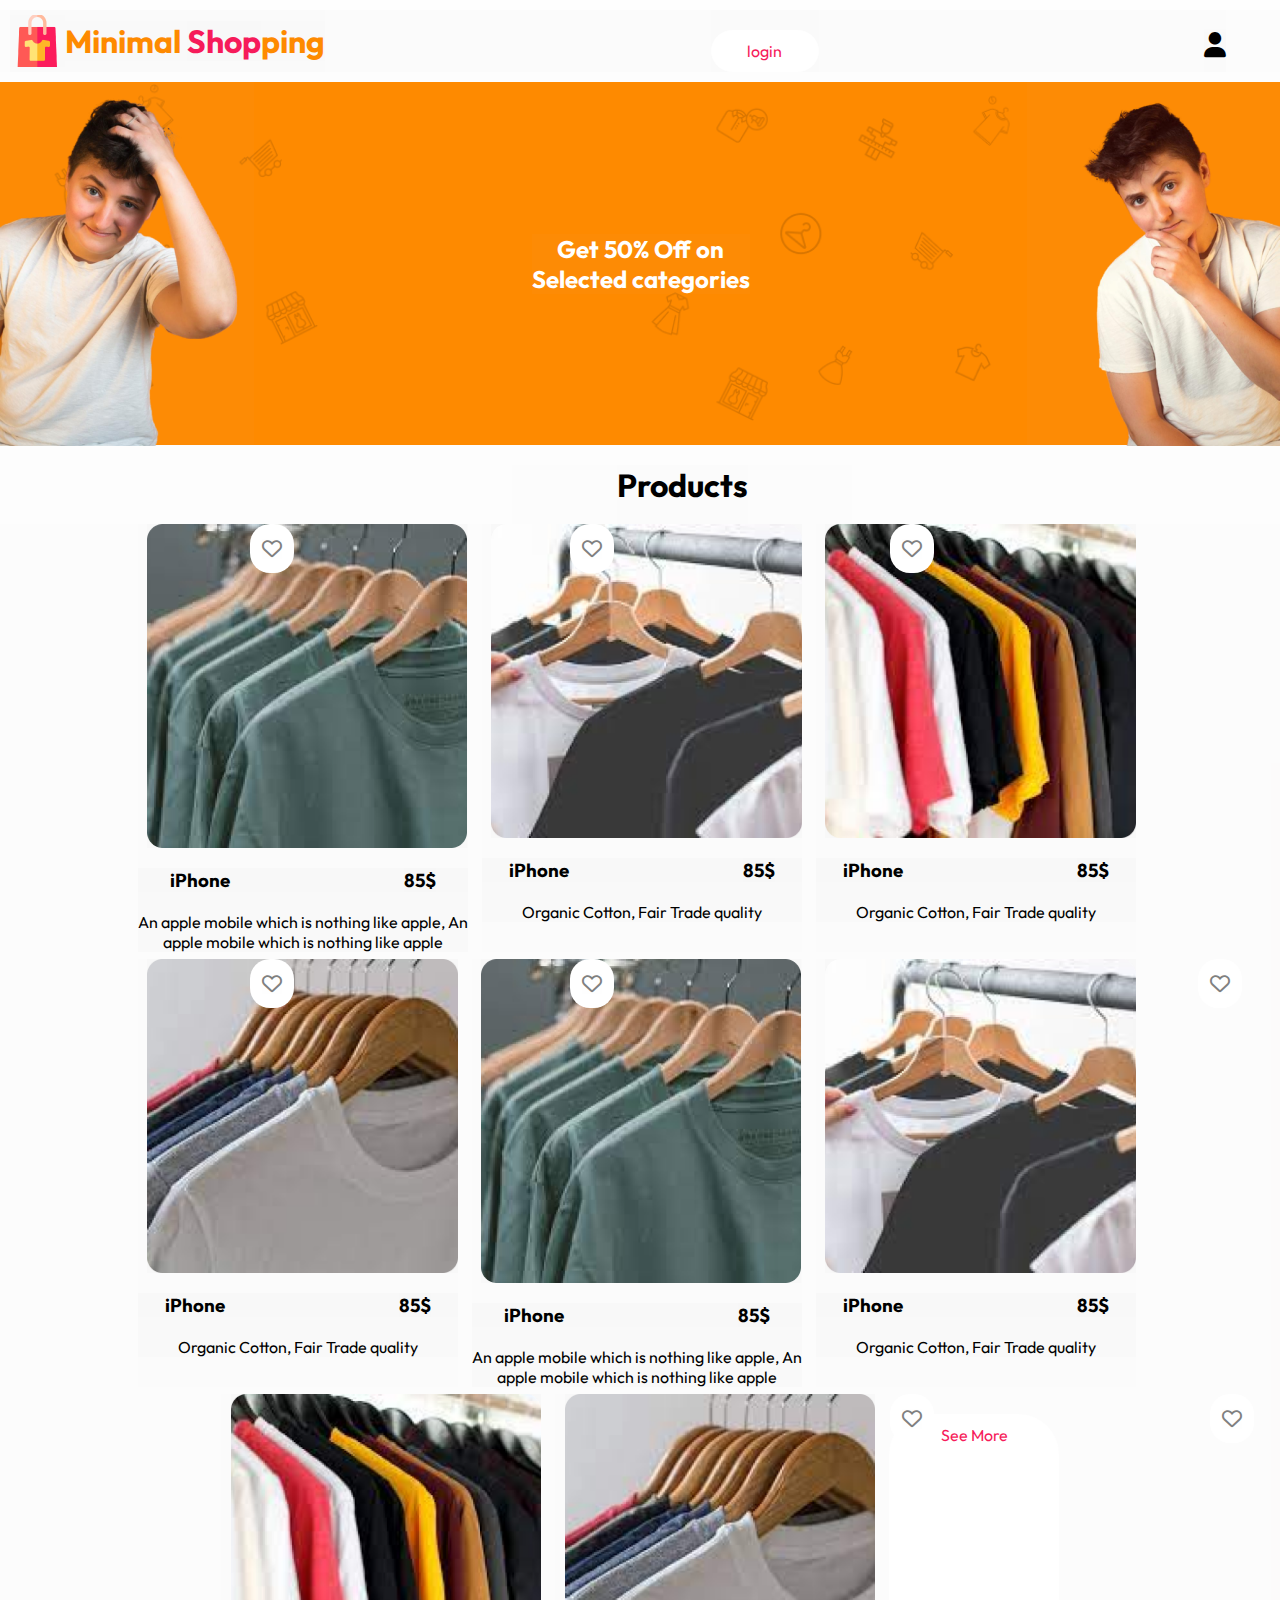
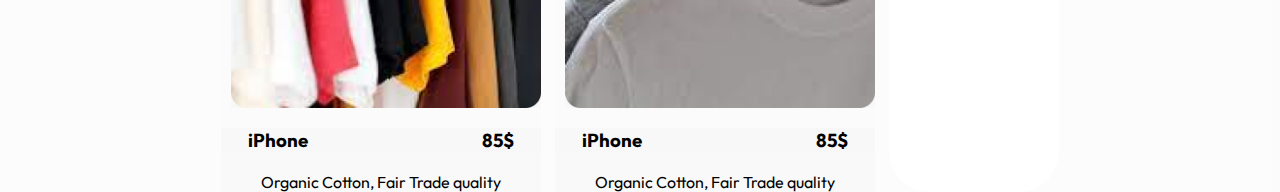
<file: index.html>
<!DOCTYPE html>
<html lang="en">
<head>
    <meta charset="UTF-8">
    <meta http-equiv="X-UA-Compatible" content="IE=edge">
    <meta name="viewport" content="width=device-width, initial-scale=1.0">
    <title>Minimal Shopping</title>
    <link rel="stylesheet" href="css/all.min.css">
    <link rel="stylesheet" href="css/master.css">
    <link rel="preconnect" href="https://fonts.googleapis.com">
<link rel="preconnect" href="https://fonts.gstatic.com" crossorigin>
<link href="https://fonts.googleapis.com/css2?family=Outfit:wght@300&display=swap" rel="stylesheet">

</head>
<body>
    <header>
        <div class="navbar-header">
            <div class="navbar-header-fa">
            <img src="css/logo.png" alt="">
        <h1 class="navbar-h1">Minimal <span class="shop">Shop</span>ping</h1>
            </div>
        <div>      
            <button class="see"onclick="window.location.href='form.html';" >login</button>
        </div>
        <div class="user">
            <i class="fa-solid fa-user"></i>
            
    </div>
    </div>
    </header>
    <div class="cont">
    <img src="css/image 2.png" alt="">
    <h2 class="ONE">Get 50%  Off on <br>
            Selected categories</h2>
            
        <img src="css/image 1.png" alt="">
    </div><br>
    <div class="Products">
        <h1>Products</h1>
    </div>
    <div class="container">
        <div class="box">
            <div class="hart">
                <a href="index3.html"><img src="css/Rectangle 4.png" alt=""></a>
                <button  class="love"><i class="far fa-heart"></i></button>
            </div><br>
            <div class="content">
                <div class="gana"><h3>iPhone  <sPan>85$</sPan></h3><br></div>
                <p>An apple mobile which is nothing like apple, An <br> apple mobile which is nothing like apple</p>
            </div>
        </div><br>
        <div class="box">
            <div class="hart2">
                <a href="index4.html"><img src="css/Rectangle 5.png" alt=""></a>
                <button  class="love2"><i class="far fa-heart"></i></button>
            </div><br>
            <div class="content">
                <div class="gana"><h3>iPhone  <sPan>85$</sPan></h3><br></div>
                <p>Organic Cotton, Fair Trade quality</p>
            </div>
        </div><br>
        <div class="box">
            <div class="hart3">
                <a href="index7.html"><img src="css/Rectangle 6.png" alt=""></a>
                <button  class="love3"><i class="far fa-heart"></i></button>
            </div><br>
            <div class="content">
                <div class="gana"><h3>iPhone  <sPan>85$</sPan></h3><br></div>
                <p>Organic Cotton, Fair Trade quality</p>
            </div>
        </div><br>
        <div class="box">
            <div class="hart4">
                <a href="index6.html"><img src="css/Rectangle 7.png" alt=""></a>
                <button  class="love4"><i class="far fa-heart"></i></button>
            </div><br>
            <div class="content">
                <div class="gana"><h3>iPhone  <sPan>85$</sPan></h3><br></div>
                <p>Organic Cotton, Fair Trade quality</p>
                
            </div>
        </div><br>
        <div class="box">
            <div class="hart5">
                <a href="index3.html"><img src="css/Rectangle 4.png" alt=""></a>
                 <button  class="love5"><i class="far fa-heart"></i></button>
            </div><br>
            <div class="content">
                <div class="gana"><h3>iPhone  <sPan>85$</sPan></h3><br></div>
                <p>An apple mobile which is nothing like apple, An <br> apple mobile which is nothing like apple</p>
               
            </div>
        </div><br>
        <div class="box">
            <div class="hart6">
                <a href="index4.html"><img src="css/Rectangle 5.png" alt=""></a>
                 <button  class="love6"><i class="far fa-heart"></i></button>
            </div><br>
            <div class="content">
                <div class="gana"><h3>iPhone  <sPan>85$</sPan></h3><br></div>
                <p>Organic Cotton, Fair Trade quality</p>
               
            </div>
        </div><br>
        <div class="box">
            <div class="hart7">
                <a href="index7.html"><img src="css/Rectangle 6.png" alt=""></a>
                 <button  class="love7"><i class="far fa-heart"></i></button>
            </div><br>
            <div class="content">
                <div class="gana"><h3>iPhone  <sPan>85$</sPan></h3><br></div>
                <p>Organic Cotton, Fair Trade quality</p>
            
            </div>
        </div><br>
        <div class="box">
            <div class="hart8">
                <a href="index6.html"><img src="css/Rectangle 7.png" alt=""></a>
                <button  class="love8"><i class="far fa-heart"></i></button>
            </div><br>
            <div class="content">
                <div class="gana"><h3>iPhone  <sPan>85$</sPan></h3><br></div>
                <p>Organic Cotton, Fair Trade quality</p>
                
            </div>
        </div><br>
        <a class="see" href="SeeMore.html">See More</a>
    </div>

    <script>
        var x = document.querySelectorAll(".love");

x.forEach(e => {
 e.addEventListener("click", ()=> {
  e.classList.toggle("active") 
 })
});
    </script>
    <script>
        var x = document.querySelectorAll(".love2");

x.forEach(e => {
 e.addEventListener("click", ()=> {
  e.classList.toggle("active") 
 })
});
    </script>
        <script>
            var x = document.querySelectorAll(".love3");
    
    x.forEach(e => {
     e.addEventListener("click", ()=> {
      e.classList.toggle("active") 
     })
    });
        </script>
          <script>
            var x = document.querySelectorAll(".love4");
    
    x.forEach(e => {
     e.addEventListener("click", ()=> {
      e.classList.toggle("active") 
     })
    });
        </script>
           <script>
            var x = document.querySelectorAll(".love5");
    
    x.forEach(e => {
     e.addEventListener("click", ()=> {
      e.classList.toggle("active") 
     })
    });
        </script>
          <script>
            var x = document.querySelectorAll(".love6");
    
    x.forEach(e => {
     e.addEventListener("click", ()=> {
      e.classList.toggle("active") 
     })
    });
        </script>
              <script>
                var x = document.querySelectorAll(".love7");
        
        x.forEach(e => {
         e.addEventListener("click", ()=> {
          e.classList.toggle("active") 
         })
        });
            </script>
              <script>
                var x = document.querySelectorAll(".love8");
        
        x.forEach(e => {
         e.addEventListener("click", ()=> {
          e.classList.toggle("active") 
         })
        });

            </script>

</body>
</html>
</file>
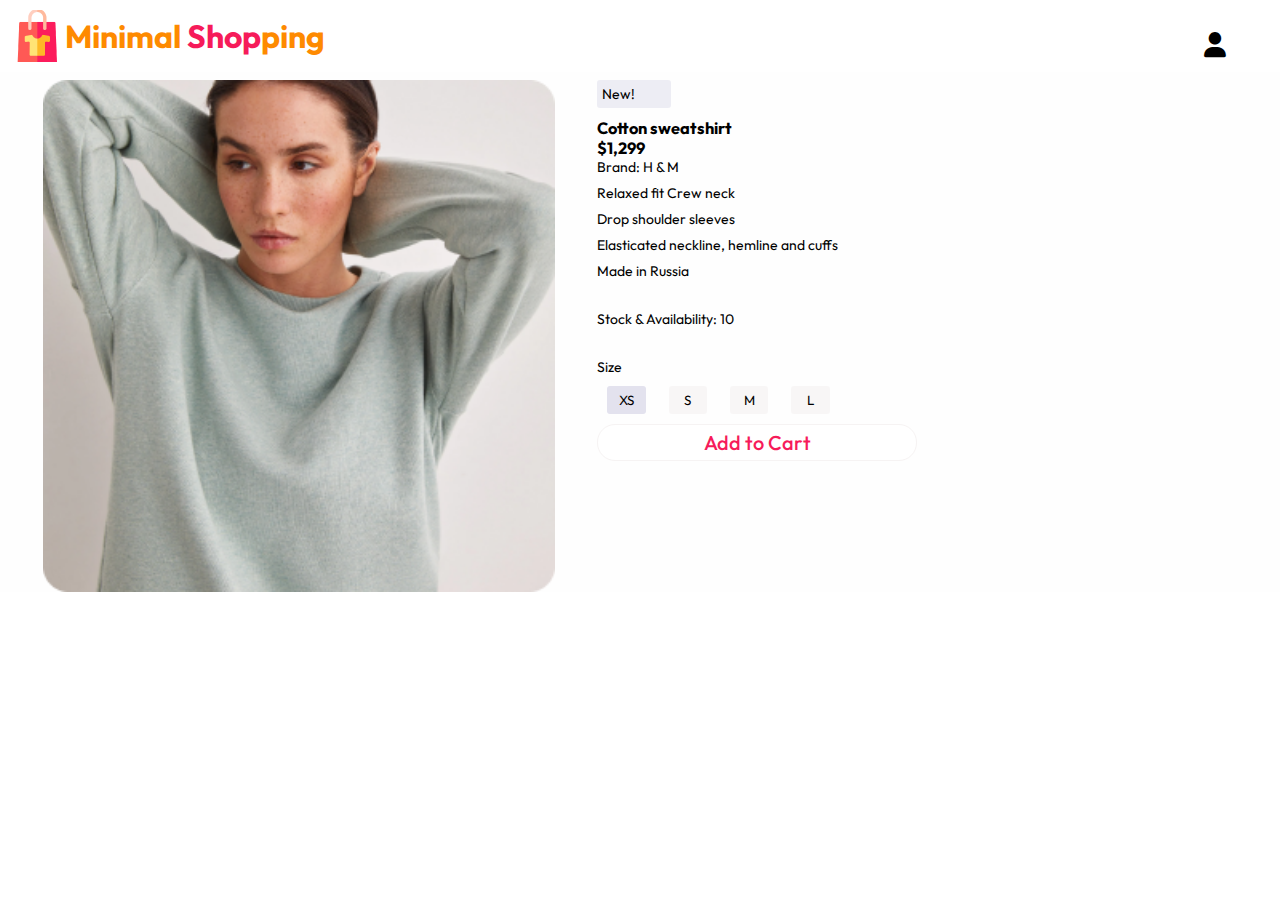
<file: index2.html>
<!DOCTYPE html>
<html lang="en">
<head>
    <meta charset="UTF-8">
    <meta http-equiv="X-UA-Compatible" content="IE=edge">
    <meta name="viewport" content="width=device-width, initial-scale=1.0">
    <title>Minimal Shopping</title>
    <link rel="stylesheet" href="css/all.min.css">
    <link rel="stylesheet" href="index2.css">
    <link rel="preconnect" href="https://fonts.googleapis.com">
<link rel="preconnect" href="https://fonts.gstatic.com" crossorigin>
<link href="https://fonts.googleapis.com/css2?family=Outfit:wght@300&display=swap" rel="stylesheet">
</head>
<body>
    <header>
        <div class="navbar-header">
            <div class="navbar-header-fa">
            <img src="css/logo.png" alt="">
        <h1 class="navbar-h1">Minimal <span class="shop">Shop</span>ping</h1>
            </div>
        
        <div class="user">
            <i class="fa-solid fa-user"></i>
    </div>
    </div>
    </header>
    <div class="Details">
        <img src="css/image 18.png" alt="image">
    <div class="content">
        <span class="new">New!</span> 

        <h3>Cotton sweatshirt</h3>
   
        <h3>$1,299</h3>
   
     <span class="brand">Brand: H & M</span>
    
        <P>Relaxed fit Crew neck </P>
        <p>  Drop shoulder sleeves </p>
        <p> Elasticated neckline, hemline and cuffs </p>
        <p>  Made in Russia</P>
        <P  class="Stock">Stock & Availability: 10</P>
  

    <div class="but">
        <span>Size</span>
        <button  class="">XS</button>
        <button  class="">S</button>
        <button  class="">M</button>
        <button  class="">L</button>
    </div>

        <button class="add cart">Add to Cart</button>
       <div class="close" >added to cart</div>
    
</div>
        <script>
                    const payment = document.querySelector(".cart");
const close = document.querySelector(".close");

payment.addEventListener("click", () => {
  close.style.display = "flex";

});
        </script>
</div>
</body>
</html>
</file>
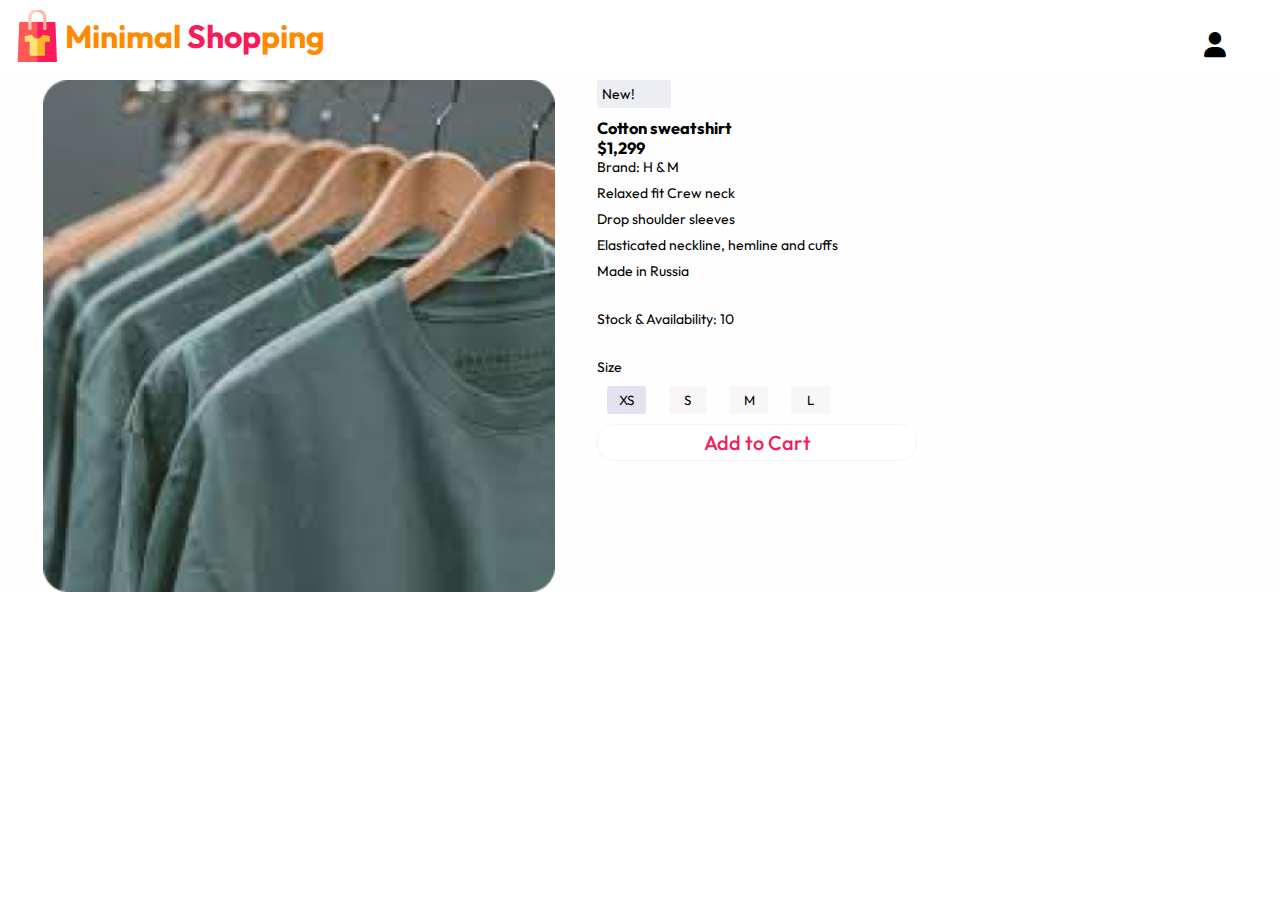
<file: index3.html>
<!DOCTYPE html>
<html lang="en">
<head>
    <meta charset="UTF-8">
    <meta http-equiv="X-UA-Compatible" content="IE=edge">
    <meta name="viewport" content="width=device-width, initial-scale=1.0">
    <title>Minimal Shopping</title>
    <link rel="stylesheet" href="css/all.min.css">
    <link rel="stylesheet" href="index2.css">
    <link rel="preconnect" href="https://fonts.googleapis.com">
<link rel="preconnect" href="https://fonts.gstatic.com" crossorigin>
<link href="https://fonts.googleapis.com/css2?family=Outfit:wght@300&display=swap" rel="stylesheet">
</head>
<body>
    <header>
        <div class="navbar-header">
            <div class="navbar-header-fa">
            <img src="css/logo.png" alt="">
        <h1 class="navbar-h1">Minimal <span class="shop">Shop</span>ping</h1>
            </div>
        
        <div class="user">
            <i class="fa-solid fa-user"></i>
    </div>
    </div>
    </header>
    <div class="Details">
        <img src="css/Rectangle 4.png" alt="image">
    <div class="content">
        <span class="new">New!</span> 

        <h3>Cotton sweatshirt</h3>
   
        <h3>$1,299</h3>
   
     <span class="brand">Brand: H & M</span>
    
        <P>Relaxed fit Crew neck </P>
        <p>  Drop shoulder sleeves </p>
        <p> Elasticated neckline, hemline and cuffs </p>
        <p>  Made in Russia</P>
        <P  class="Stock">Stock & Availability: 10</P>
  

    <div class="but">
        <span>Size</span>
        <button  class="">XS</button>
        <button  class="">S</button>
        <button  class="">M</button>
        <button  class="">L</button>
    </div>

        <button class="add cart">Add to Cart</button>
       <div class="close" >added to cart</div>
    
</div>
        <script>
                    const payment = document.querySelector(".cart");
const close = document.querySelector(".close");

payment.addEventListener("click", () => {
  close.style.display = "flex";

});
        </script>
</div>
</body>
</html>
</file>
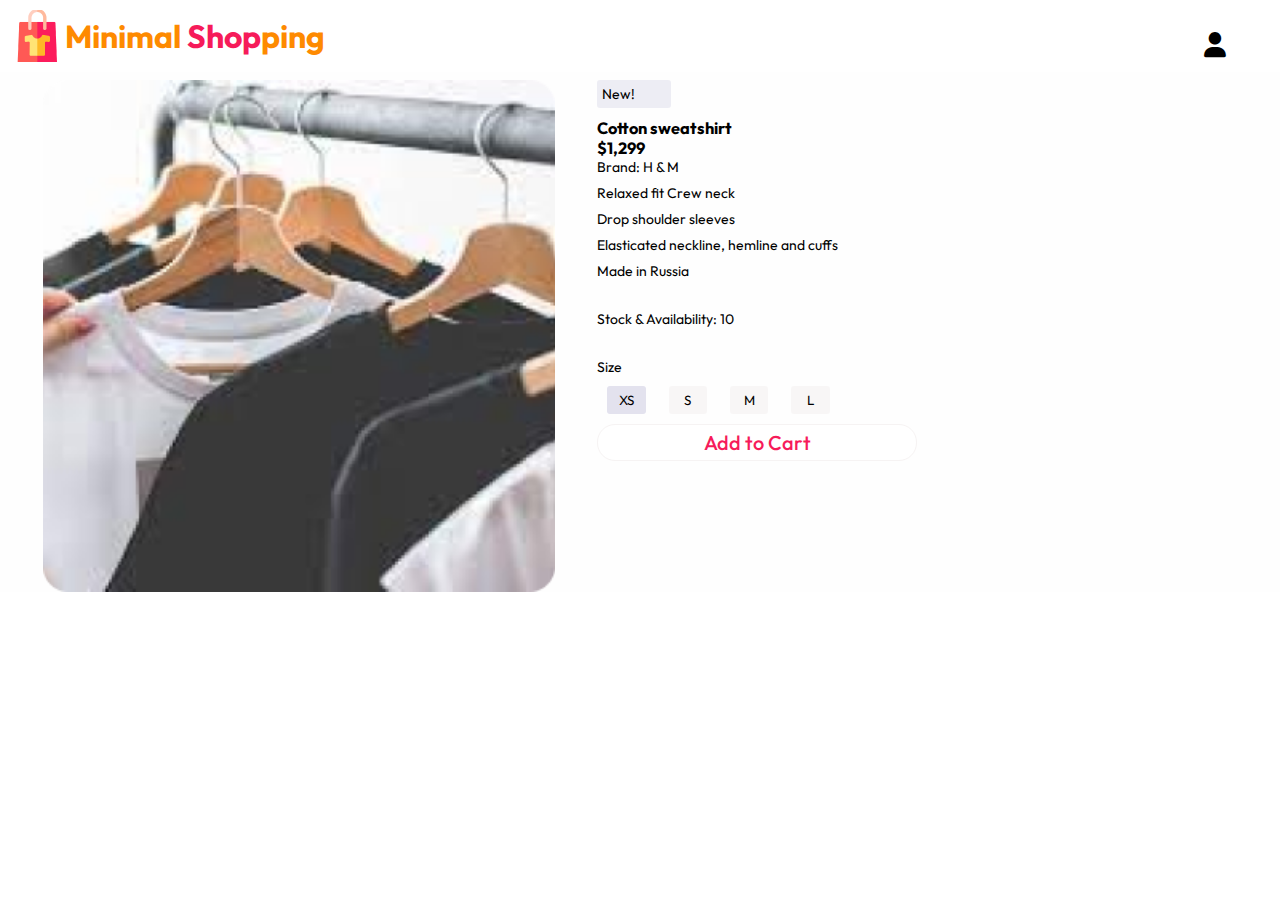
<file: index4.html>
<!DOCTYPE html>
<html lang="en">
<head>
    <meta charset="UTF-8">
    <meta http-equiv="X-UA-Compatible" content="IE=edge">
    <meta name="viewport" content="width=device-width, initial-scale=1.0">
    <title>Minimal Shopping</title>
    <link rel="stylesheet" href="css/all.min.css">
    <link rel="stylesheet" href="index2.css">
    <link rel="preconnect" href="https://fonts.googleapis.com">
<link rel="preconnect" href="https://fonts.gstatic.com" crossorigin>
<link href="https://fonts.googleapis.com/css2?family=Outfit:wght@300&display=swap" rel="stylesheet">
</head>
<body>
    <header>
        <div class="navbar-header">
            <div class="navbar-header-fa">
            <img src="css/logo.png" alt="">
        <h1 class="navbar-h1">Minimal <span class="shop">Shop</span>ping</h1>
            </div>
        
        <div class="user">
            <i class="fa-solid fa-user"></i>
    </div>
    </div>
    </header>
    <div class="Details">
        <img src="css/Rectangle 5.png" alt="image">
    <div class="content">
        <span class="new">New!</span> 

        <h3>Cotton sweatshirt</h3>
   
        <h3>$1,299</h3>
   
     <span class="brand">Brand: H & M</span>
    
        <P>Relaxed fit Crew neck </P>
        <p>  Drop shoulder sleeves </p>
        <p> Elasticated neckline, hemline and cuffs </p>
        <p>  Made in Russia</P>
        <P  class="Stock">Stock & Availability: 10</P>
  

    <div class="but">
        <span>Size</span>
        <button  class="">XS</button>
        <button  class="">S</button>
        <button  class="">M</button>
        <button  class="">L</button>
    </div>

        <button class="add cart">Add to Cart</button>
       <div class="close" >added to cart</div>
    
</div>
        <script>
                    const payment = document.querySelector(".cart");
const close = document.querySelector(".close");

payment.addEventListener("click", () => {
  close.style.display = "flex";

});
        </script>
</div>
</body>
</html>
</file>
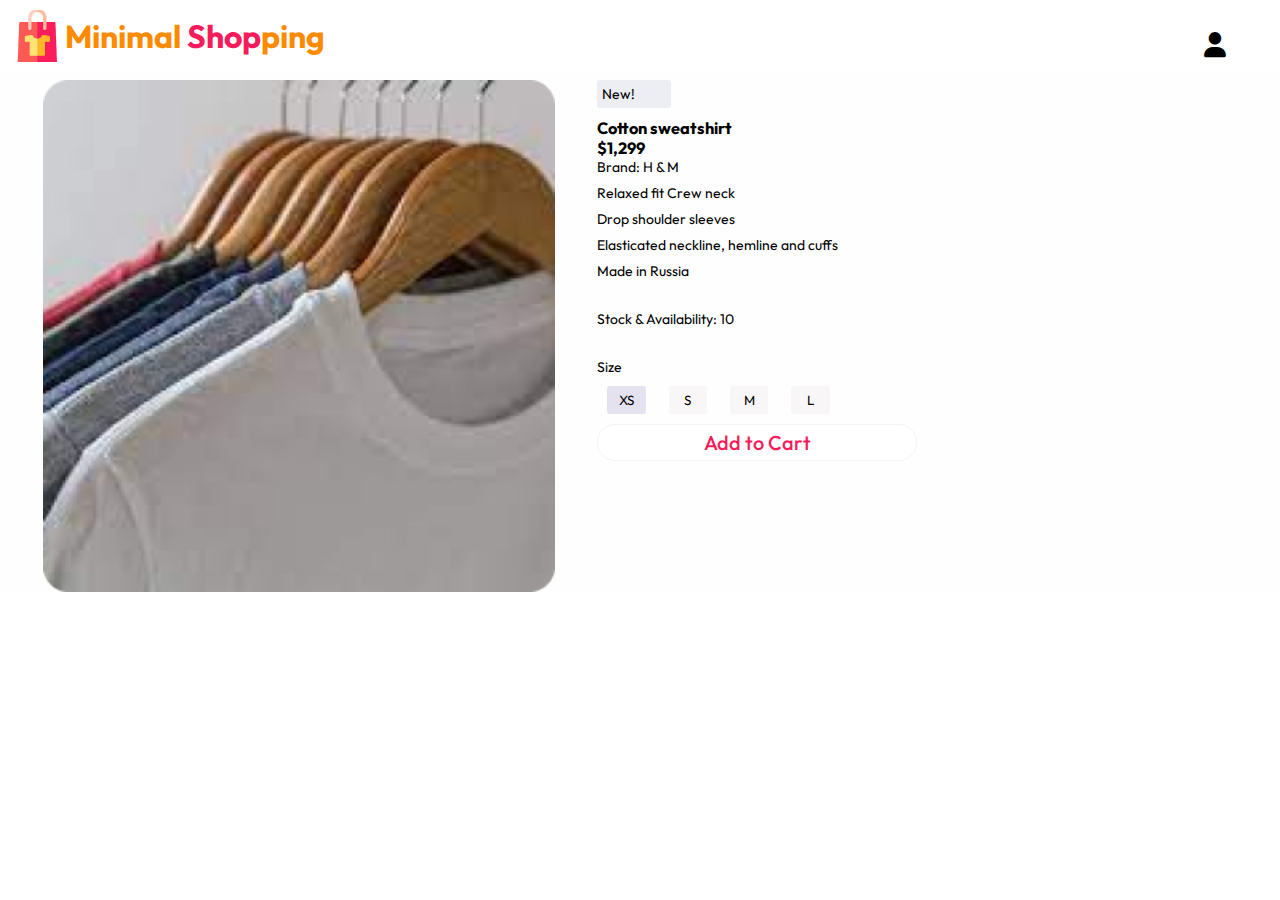
<file: index6.html>
<!DOCTYPE html>
<html lang="en">
<head>
    <meta charset="UTF-8">
    <meta http-equiv="X-UA-Compatible" content="IE=edge">
    <meta name="viewport" content="width=device-width, initial-scale=1.0">
    <title>Minimal Shopping</title>
    <link rel="stylesheet" href="css/all.min.css">
    <link rel="stylesheet" href="index2.css">
    <link rel="preconnect" href="https://fonts.googleapis.com">
<link rel="preconnect" href="https://fonts.gstatic.com" crossorigin>
<link href="https://fonts.googleapis.com/css2?family=Outfit:wght@300&display=swap" rel="stylesheet">
</head>
<body>
    <header>
        <div class="navbar-header">
            <div class="navbar-header-fa">
            <img src="css/logo.png" alt="">
        <h1 class="navbar-h1">Minimal <span class="shop">Shop</span>ping</h1>
            </div>
        
        <div class="user">
            <i class="fa-solid fa-user"></i>
    </div>
    </div>
    </header>
    <div class="Details">
        <img src="css/Rectangle 7.png" alt="image">
    <div class="content">
        <span class="new">New!</span> 

        <h3>Cotton sweatshirt</h3>
   
        <h3>$1,299</h3>
   
     <span class="brand">Brand: H & M</span>
    
        <P>Relaxed fit Crew neck </P>
        <p>  Drop shoulder sleeves </p>
        <p> Elasticated neckline, hemline and cuffs </p>
        <p>  Made in Russia</P>
        <P  class="Stock">Stock & Availability: 10</P>
  

    <div class="but">
        <span>Size</span>
        <button  class="">XS</button>
        <button  class="">S</button>
        <button  class="">M</button>
        <button  class="">L</button>
    </div>

        <button class="add cart">Add to Cart</button>
       <div class="close" >added to cart</div>
    
</div>
        <script>
                    const payment = document.querySelector(".cart");
const close = document.querySelector(".close");

payment.addEventListener("click", () => {
  close.style.display = "flex";

});
        </script>
</div>
</body>
</html>
</file>
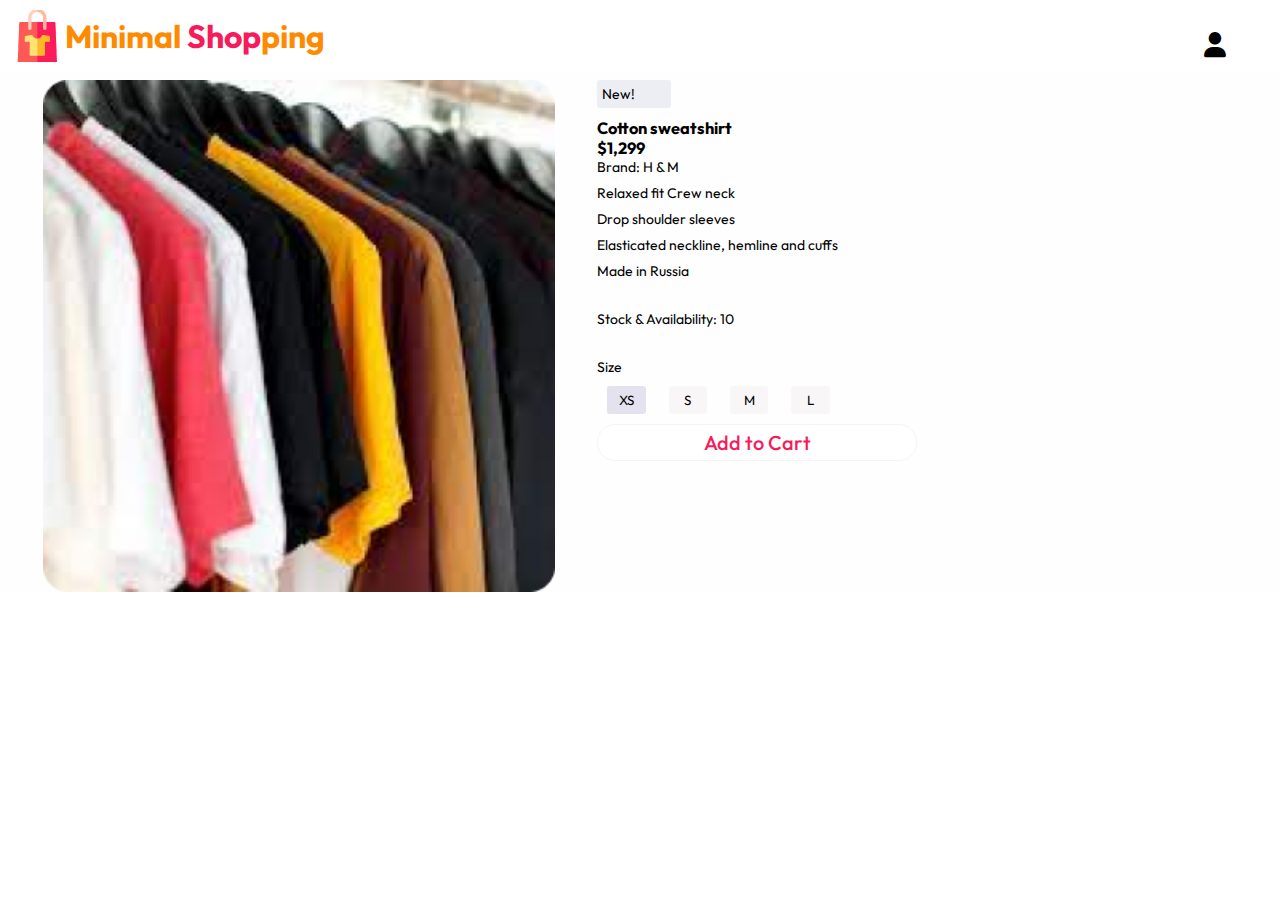
<file: index7.html>
<!DOCTYPE html>
<html lang="en">
<head>
    <meta charset="UTF-8">
    <meta http-equiv="X-UA-Compatible" content="IE=edge">
    <meta name="viewport" content="width=device-width, initial-scale=1.0">
    <title>Minimal Shopping</title>
    <link rel="stylesheet" href="css/all.min.css">
    <link rel="stylesheet" href="index2.css">
    <link rel="preconnect" href="https://fonts.googleapis.com">
<link rel="preconnect" href="https://fonts.gstatic.com" crossorigin>
<link href="https://fonts.googleapis.com/css2?family=Outfit:wght@300&display=swap" rel="stylesheet">
</head>
<body>
    <header>
        <div class="navbar-header">
            <div class="navbar-header-fa">
            <img src="css/logo.png" alt="">
        <h1 class="navbar-h1">Minimal <span class="shop">Shop</span>ping</h1>
            </div>
        
        <div class="user">
            <i class="fa-solid fa-user"></i>
    </div>
    </div>
    </header>
    <div class="Details">
        <img src="css/Rectangle 6.png" alt="image">
    <div class="content">
        <span class="new">New!</span> 

        <h3>Cotton sweatshirt</h3>
   
        <h3>$1,299</h3>
   
     <span class="brand">Brand: H & M</span>
    
        <P>Relaxed fit Crew neck </P>
        <p>  Drop shoulder sleeves </p>
        <p> Elasticated neckline, hemline and cuffs </p>
        <p>  Made in Russia</P>
        <P  class="Stock">Stock & Availability: 10</P>
  

    <div class="but">
        <span>Size</span>
        <button  class="">XS</button>
        <button  class="">S</button>
        <button  class="">M</button>
        <button  class="">L</button>
    </div>

        <button class="add cart">Add to Cart</button>
       <div class="close" >added to cart</div>
    
</div>
        <script>
                    const payment = document.querySelector(".cart");
const close = document.querySelector(".close");

payment.addEventListener("click", () => {
  close.style.display = "flex";

});
        </script>
</div>
</body>
</html>
</file>
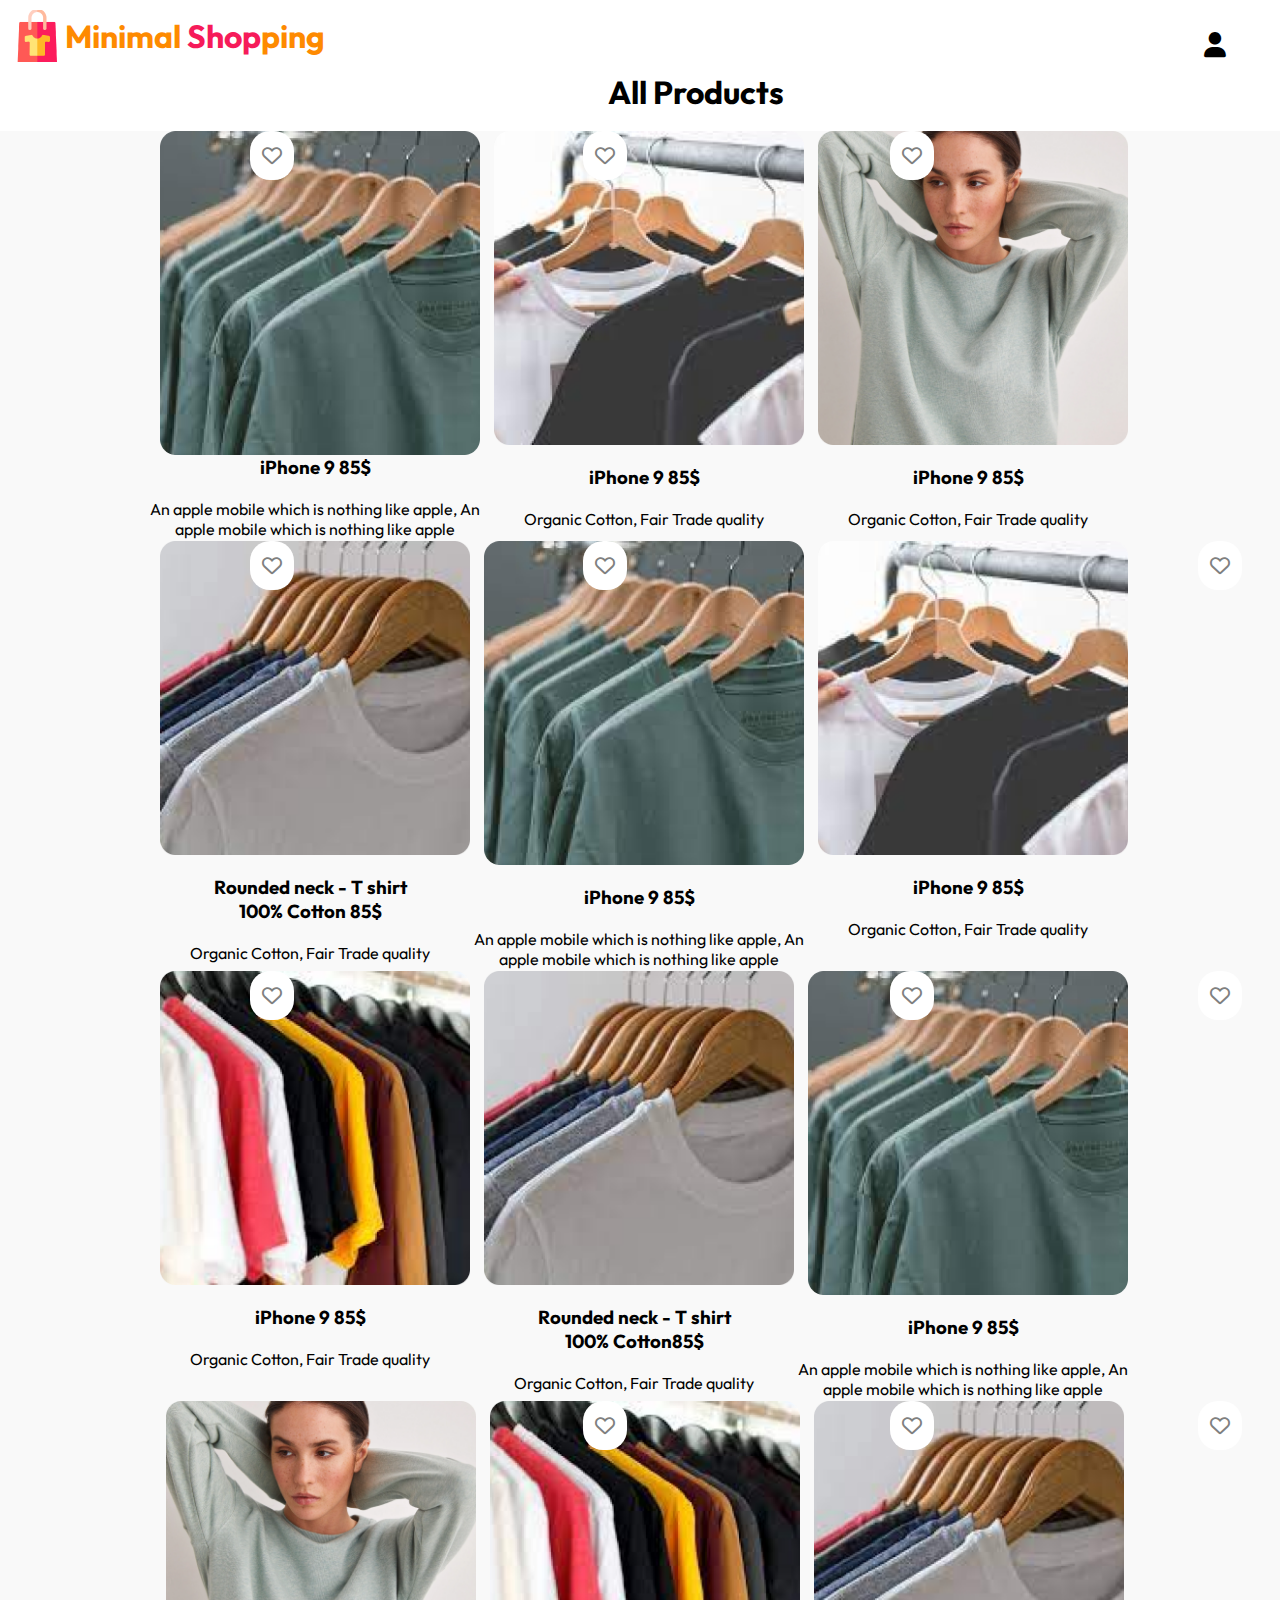
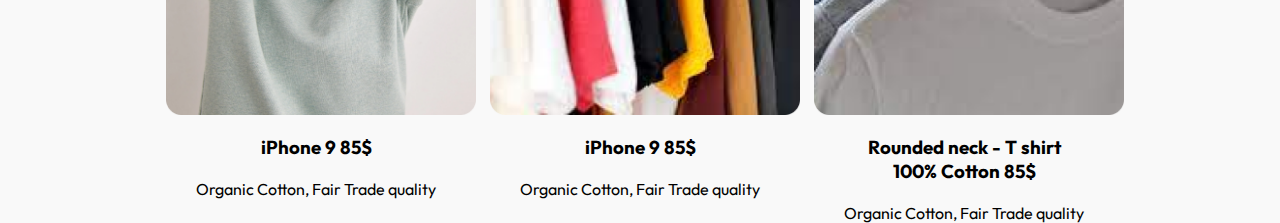
<file: SeeMore.html>
<!DOCTYPE html>
<html lang="en">
<head>
    <meta charset="UTF-8">
    <meta http-equiv="X-UA-Compatible" content="IE=edge">
    <meta name="viewport" content="width=device-width, initial-scale=1.0">
    <title>Minimal Shopping</title>
    <link rel="stylesheet" href="css/all.min.css">
    <link rel="stylesheet" href="SeeMore/seeMore.css">
    <link rel="preconnect" href="https://fonts.googleapis.com">
<link rel="preconnect" href="https://fonts.gstatic.com" crossorigin>
<link href="https://fonts.googleapis.com/css2?family=Outfit:wght@300&display=swap" rel="stylesheet">
</head>
<body>
    <header>
        <div class="navbar-header">
            <div class="navbar-header-fa">
            <img src="css/logo.png" alt="">
        <h1 class="navbar-h1">Minimal <span class="shop">Shop</span>ping</h1>
            </div>
        
        <div class="user">
            <i class="fa-solid fa-user"></i>
    </div>
    </div>
    </header>
    <div class="Products">
        <h1>All Products</h1>
    </div>
                <div class="container">
        <div class="box">
            <div class="hart">
                <a href="index3.html"><img src="css/Rectangle 4.png" alt=""></a>
            <button  class="love"><i class="far fa-heart"></i></button>
            </div>
        <div class="content">
            <h3>iPhone 9  <sPan>85$</sPan></h3><br>
            <p>An apple mobile which is nothing like apple, An <br> apple mobile which is nothing like apple</p>
            
        </div>
    </div><br>
    <div class="box">
        <div class="hart2">
            <a href="index4.html"><img src="css/Rectangle 5.png" alt=""></a>
            <button  class="love2"><i class="far fa-heart"></i></button>
        </div><br>
        <div class="content">
            <h3>iPhone 9  <sPan>85$</sPan></h3><br>
            <p>Organic Cotton, Fair Trade quality</p>
            
        </div>
    </div><br>
    <div class="box">
        <div class="hart5">
        <a href="index2.html"><img src="css/image 18.png" alt=""></a>
        <button  class="love5"><i class="far fa-heart"></i></button>
        </div><br>
        <div class="content">
            <h3>iPhone 9 <sPan>85$</sPan> </h3><br>
        <p>Organic Cotton, Fair Trade quality</p>
        
        </div>
    </div><br>
    <div class="box">
        <div class="hart4">
            <a href="index6.html"><img src="css/Rectangle 7.png" alt=""></a>
            <button  class="love4"><i class="far fa-heart"></i></button>
        </div><br>
        <div class="content">
            <h3>Rounded neck - T shirt <br>
                100% Cotton <sPan>85$</sPan></h3><br>
            <p>Organic Cotton, Fair Trade quality</p>
            
        </div>
    </div><br>
    <div class="box">
        <div class="hart">
            <a href="index3.html"><img src="css/Rectangle 4.png" alt=""></a>
            <button  class="love"><i class="far fa-heart"></i></button>
        </div><br>
        <div class="content">
            <h3>iPhone 9  <sPan>85$</sPan></h3><br>
            <p>An apple mobile which is nothing like apple, An <br> apple mobile which is nothing like apple</p>
            
        </div>
    </div><br>
    <div class="box">
        <div class="hart2">
            <a href="index4.html"><img src="css/Rectangle 5.png" alt=""></a>
            <button  class="love2"><i class="far fa-heart"></i></button>
        </div><br>
        <div class="content">
            <h3>iPhone 9  <sPan>85$</sPan></h3><br>
            <p>Organic Cotton, Fair Trade quality</p>
            
        </div>
    </div><br>
    <div class="box">
        <div class="hart3">
            <a href="index7.html"><img src="css/Rectangle 6.png" alt=""></a>
            <button  class="love3"><i class="far fa-heart"></i></button>
        </div><br>
        <div class="content">
            <h3>iPhone 9  <sPan>85$</sPan></h3><br>
            <p>Organic Cotton, Fair Trade quality</p>
            
        </div>
    </div><br>
    <div class="box">
        <div class="hart4">
            <a href="index6.html"><img src="css/Rectangle 7.png" alt=""></a>
            <button  class="love4"><i class="far fa-heart"></i></button>
        </div><br>
        <div class="content">
            <h3>Rounded neck - T shirt <br>
                100% Cotton<sPan>85$</sPan></h3><br>
            <p>Organic Cotton, Fair Trade quality</p>
            
        </div>
    </div><br>
    <div class="box">
        <div class="hart">
            <a href="index3.html"><img src="css/Rectangle 4.png" alt=""></a>
            <button  class="love"><i class="far fa-heart"></i></button>
        </div><br>
        <div class="content">
            <h3>iPhone 9  <sPan>85$</sPan></h3><br>
            <p>An apple mobile which is nothing like apple, An <br> apple mobile which is nothing like apple</p>
            
        </div>
    </div><br>
    <div class="box">
        <div class="hart6">
            <a href="index2.html"><img src="css/image 18.png" alt=""></a>
            <button  class="love6"><i class="far fa-heart"></i></button>
        </div><br>
        <div class="content">
            <h3>iPhone 9  <sPan>85$</sPan></h3><br>
            <p>Organic Cotton, Fair Trade quality</p>
            
        </div>
    </div><br>
    <div class="box">
        <div class="hart3">
            <a href="index7.html"><img src="css/Rectangle 6.png" alt=""></a>
            <button  class="love3"><i class="far fa-heart"></i></button>
        </div><br>
        <div class="content">
            <h3>iPhone 9  <sPan>85$</sPan></h3><br>
            <p>Organic Cotton, Fair Trade quality</p>
        </div>
    </div><br>
    <div class="box">
        <div class="hart4">
            <a href="index6.html"><img src="css/Rectangle 7.png" alt=""></a>
            <button  class="love4"><i class="far fa-heart"></i></button>
        </div><br>
        <div class="content">
            <h3>Rounded neck - T shirt <br>
                100% Cotton <sPan>85$</sPan></h3><br>
            <p>Organic Cotton, Fair Trade quality</p>
        </div>
</div>
    </div>
    <script>
        var x = document.querySelectorAll(".love");

x.forEach(e => {
 e.addEventListener("click", ()=> {
  e.classList.toggle("active") 
 })
});
    </script>
    <script>
        var x = document.querySelectorAll(".love2");

x.forEach(e => {
 e.addEventListener("click", ()=> {
  e.classList.toggle("active") 
 })
});
    </script>
        <script>
            var x = document.querySelectorAll(".love3");
    
    x.forEach(e => {
     e.addEventListener("click", ()=> {
      e.classList.toggle("active") 
     })
    });
        </script>
        <script>
            var x = document.querySelectorAll(".love4");
    
    x.forEach(e => {
     e.addEventListener("click", ()=> {
      e.classList.toggle("active") 
     })
    });
        </script>
        <script>
            var x = document.querySelectorAll(".love5");
    
    x.forEach(e => {
     e.addEventListener("click", ()=> {
      e.classList.toggle("active") 
     })
    });
        </script>
        <script>
            var x = document.querySelectorAll(".love6");
    
    x.forEach(e => {
     e.addEventListener("click", ()=> {
      e.classList.toggle("active") 
     })
    });
        </script>
</body>
</html>
</file>
<file: css/master.css>
*{
    padding: 0;
    margin: 0;
    font-family: 'Outfit', sans-serif;
    background-color: #d1cbcb06;
    ;
}
.header {
    background-color: rgb(255, 255, 255);
    display: flex;
    justify-content: space-between;
    }  
.navbar-h1 {
    color: #fe8a00;
    }
.shop {
    color: #f61b5a;
    }    
.navbar-header{
        display: flex;
        justify-content: space-between;
        width: 95%;
        margin: 10px;
    }
.navbar-header-fa{
    display: flex;
    justify-content: space-around;
    align-items: center;
    margin: 10px 0;
}
.user{
    left: 20.83%;
right: 20.83%;
top: 20.83%;
bottom: 16.67%;
}
.user{
    margin-top: 19px;
    font-size: 25px;

}
.cont{
    font-family: 'Outfit', sans-serif;
    display: flex;
        justify-content: space-between;
        align-items: center;
        text-align: center;
    color: white;
    background: #FE8A00;
    width: 100%;
    height: 363PX;
    background-image: url(icons.png);
    background-repeat: no-repeat;
    background-size:80% ;
}
.Products{
    font-family: 'Outfit', sans-serif;
    display: flex;
    margin-left: 40%;
    justify-content: center;
    height: 59px;
    width: 340px;
    text-align: center;
}
.container{
    font-family: 'Outfit', sans-serif;
    justify-content: center;
    text-align: center;
    display: flex;
    flex-wrap: wrap;
    width: 100%;
    gap: 7PX;

    
}
.gana{
    word-spacing: 170px;
}
.love {
    background: transparent;
    border: none;
    font-size: 1rem;
    outline: none;
    color: grey;
  }
  .love i:hover {
    cursor: pointer;
  }
  .hart{
    display:flex;
    margin-left: 3%;
  }
  .hart img{
    width: 100%;
    height: 100%;
    cursor: pointer;
  }
.hart .love{
    position: absolute;
    /* top: 80%; */
    right: 77%;
    font-size: 20px;
    color: grey;
    padding: 12px;
    border-radius: 20px;
    background-color: #FFFFFF;
    cursor: pointer;

}
.love.active {
    color: #f61b5a;
    }
.love2 {
        background: transparent;
        border: none;
        font-size: 1rem;
        outline: none;
        color: grey;
      }
.love2 i:hover {
        cursor: pointer;
      }
.hart2{
        display:flex;
        margin-left: 3%;
      }
.hart2 img{
        width: 100%;
        height: 100%;
        cursor: pointer;
      }
.hart2 .love2{
        position: absolute;
        /* top: 80%; */
        right: 52%;
        font-size: 20px;
        color: grey;
        padding: 12px;
        border-radius: 20px;
        background-color: #FFFFFF;
        cursor: pointer;
    
    }
    .love2.active {
        color: #f61b5a;
        }
.love3 {
            background: transparent;
            border: none;
            font-size: 1rem;
            outline: none;
            color: grey;
          }
    .love3 i:hover {
            cursor: pointer;
          }
    .hart3{
            display:flex;
            margin-left: 3%;
          }
    .hart3 img{
            width: 100%;
            height: 100%;
            cursor: pointer;
          }
    .hart3 .love3{
            position: absolute;
            /* top: 80%; */
            right: 27%;
            font-size: 20px;
            color: grey;
            padding: 12px;
            border-radius: 20px;
            background-color: #FFFFFF;
            cursor: pointer;
        
        }
        .love3.active {
            color: #f61b5a;
            }
            .love4 {
                background: transparent;
                border: none;
                font-size: 1rem;
                outline: none;
                color: grey;
              }
        .love4 i:hover {
                cursor: pointer;
              }
        .hart4{
                display:flex;
                margin-left: 3%;
              }
        .hart4 img{
                width: 100%;
                height: 100%;
                cursor: pointer;
              }
        .hart4 .love4{
                position: absolute;
                /* top: 80%; */
                right: 3%;
                font-size: 20px;
                color: grey;
                padding: 12px;
                border-radius: 20px;
                background-color: #FFFFFF;
                cursor: pointer;
            
            }
            .love4.active {
                color: #f61b5a;
                }
                .love5 {
                    background: transparent;
                    border: none;
                    font-size: 1rem;
                    outline: none;
                    color: grey;
                  }
            .love5 i:hover {
                    cursor: pointer;
                  }
            .hart5{
                    display:flex;
                    margin-left: 3%;
                  }
            .hart5 img{
                    width: 100%;
                    height: 100%;
                    cursor: pointer;
                  }
            .hart5 .love5{
                    position: absolute;
                    /* top: 80%; */
                    right: 77%;
                    font-size: 20px;
                    color: grey;
                    padding: 12px;
                    border-radius: 20px;
                    background-color: #FFFFFF;
                    cursor: pointer;
                
                }
                .love5.active {
                    color: #f61b5a;
                    }
                    .love6 {
                        background: transparent;
                        border: none;
                        font-size: 1rem;
                        outline: none;
                        color: grey;
                      }
                .love6 i:hover {
                        cursor: pointer;
                      }
                .hart6{
                        display:flex;
                        margin-left: 3%;
                      }
                .hart6 img{
                        width: 100%;
                        height: 100%;
                        cursor: pointer;
                      }
                .hart6 .love6{
                        position: absolute;
                        /* top: 80%; */
                        right: 52%;
                        font-size: 20px;
                        color: grey;
                        padding: 12px;
                        border-radius: 20px;
                        background-color: #FFFFFF;
                        cursor: pointer;
                    
                    }
                    .love6.active {
                        color: #f61b5a;
                        }
                        .love7 {
                            background: transparent;
                            border: none;
                            font-size: 1rem;
                            outline: none;
                            color: grey;
                          }
                    .love7 i:hover {
                            cursor: pointer;
                          }
                    .hart7{
                            display:flex;
                            margin-left: 3%;
                          }
                    .hart7 img{
                            width: 100%;
                            height: 100%;
                            cursor: pointer;
                          }
                    .hart7 .love7{
                            position: absolute;
                            /* top: 80%; */
                            right: 27%;
                            font-size: 20px;
                            color: grey;
                            padding: 12px;
                            border-radius: 20px;
                            background-color: #FFFFFF;
                            cursor: pointer;
                        
                        }
                        .love7.active {
                            color: #f61b5a;
                            }
                            .love8 {
                                background: transparent;
                                border: none;
                                font-size: 1rem;
                                outline: none;
                                color: grey;
                              }
                        .love8 i:hover {
                                cursor: pointer;
                              }
                        .hart8{
                                display:flex;
                                margin-left: 3%;
                              }
                        .hart8 img{
                                width: 100%;
                                height: 100%;
                                cursor: pointer;
                              }
                        .hart8 .love8{
                                position: absolute;
                                /* top: 80%; */
                                right: 2%;
                                font-size: 20px;
                                color: grey;
                                padding: 12px;
                                border-radius: 20px;
                                background-color: #FFFFFF;
                                cursor: pointer;
                            
                            }
                            .love8.active {
                                color: #f61b5a;
                                }
.see{
    margin-top: 20PX;
    display: inline-block;
    padding: 10PX 30PX;
    border: 1PX solid #FFFFFF;
    font-size: 16PX;
    cursor: pointer;
    width: 108px;
    color: #F61B5A;
    border-radius: 40px;
    text-decoration: none;
    background-color: #FFFFFF;

}
@media screen and (max-width:767PX) {
    *{
        padding: 0;
        margin: 0;
        font-family: 'Outfit', sans-serif;
        background-color: #d1cbcb06;
        ;
    }
    .header {
        background-color: rgb(255, 255, 255);
        display: flex;
        justify-content: space-between;
        }  
    .navbar-h1 {
        color: #fe8a00;
        }
    .shop {
        color: #f61b5a;
        }    
    .navbar-header{
            display: flex;
            justify-content: space-between;
            width: 95%;
            margin: 10px;
        }
        .navbar-header-fa{
            display: flex;
            justify-content: space-around;
            align-items: center;
            margin: 10px 0;
        }
        .cont{
            font-family: 'Outfit', sans-serif;
            display: flex;
                justify-content: space-between;
                align-items: center;
                text-align: center;
                width: 100%;
            color: white;
            background: #FE8A00;
            background-image: url(icons.png);
            background-size:80% ;
        }
        
        .Products{
            font-family: 'Outfit', sans-serif;
            margin-left: 40%;
            height: 59px;
            width: 20%;
            text-align: center;
        }
        .container{
            font-family: 'Outfit', sans-serif;
            margin: 0 auto;
            justify-content: center;
            text-align: center;
            display: flex;
            object-fit: cover ;
        }
        .see{
            margin-top: 20PX;
            display: inline-block;
            padding: 10PX 30PX;
            border: 1PX solid #FFFFFF;
            font-size: 16PX;
            cursor: pointer;
            width: 108px;
            color: #F61B5A;
            border-radius: 40px;
            text-decoration: none;
            background-color: #FFFFFF;
        
        }
        .love {
            background: transparent;
            border: none;
            font-size: 1rem;
            outline: none;
            color: grey;
          }
          .love i:hover {
            cursor: pointer;
          }
          .hart{
            display:flex;
            margin-left: 3%;
          }
          .hart img{
            width: 100%;
            height: 100%;
            cursor: pointer;
          }
        .hart .love{
            position: absolute;
            /* top: 80%; */
            right: 53%;
            font-size: 20px;
            color: grey;
            padding: 12px;
            border-radius: 20px;
            background-color: #FFFFFF;
            cursor: pointer;
        
        }
        .love.active {
            color: #f61b5a;
            }
        .love2 {
                background: transparent;
                border: none;
                font-size: 1rem;
                outline: none;
                color: grey;
              }
        .love2 i:hover {
                cursor: pointer;
              }
        .hart2{
                display:flex;
                margin-left: 3%;
              }
        .hart2 img{
                width: 100%;
                height: 100%;
                cursor: pointer;
              }
        .hart2 .love2{
                position: absolute;
                /* top: 80%; */
                right: 8%;
                font-size: 20px;
                color: grey;
                padding: 12px;
                border-radius: 20px;
                background-color: #FFFFFF;
                cursor: pointer;
            
            }
            .love2.active {
                color: #f61b5a;
                }
        .love3 {
                    background: transparent;
                    border: none;
                    font-size: 1rem;
                    outline: none;
                    color: grey;
                  }
            .love3 i:hover {
                    cursor: pointer;
                  }
            .hart3{
                    display:flex;
                    margin-left: 3%;
                  }
            .hart3 img{
                    width: 100%;
                    height: 100%;
                    cursor: pointer;
                  }
            .hart3 .love3{
                    position: absolute;
                    /* top: 80%; */
                    right: 53%;
                    font-size: 20px;
                    color: grey;
                    padding: 12px;
                    border-radius: 20px;
                    background-color: #FFFFFF;
                    cursor: pointer;
                
                }
                .love3.active {
                    color: #f61b5a;
                    }
                    .love4 {
                        background: transparent;
                        border: none;
                        font-size: 1rem;
                        outline: none;
                        color: grey;
                      }
                .love4 i:hover {
                        cursor: pointer;
                      }
                .hart4{
                        display:flex;
                        margin-left: 3%;
                      }
                .hart4 img{
                        width: 100%;
                        height: 100%;
                        cursor: pointer;
                      }
                .hart4 .love4{
                        position: absolute;
                        /* top: 80%; */
                        right: 8%;
                        font-size: 20px;
                        color: grey;
                        padding: 12px;
                        border-radius: 20px;
                        background-color: #FFFFFF;
                        cursor: pointer;
                    
                    }
                    .love4.active {
                        color: #f61b5a;
                        }
                        .love5 {
                            background: transparent;
                            border: none;
                            font-size: 1rem;
                            outline: none;
                            color: grey;
                          }
                    .love5 i:hover {
                            cursor: pointer;
                          }
                    .hart5{
                            display:flex;
                            margin-left: 3%;
                          }
                    .hart5 img{
                            width: 100%;
                            height: 100%;
                            cursor: pointer;
                          }
                    .hart5 .love5{
                            position: absolute;
                            /* top: 80%; */
                            right: 53%;
                            font-size: 20px;
                            color: grey;
                            padding: 12px;
                            border-radius: 20px;
                            background-color: #FFFFFF;
                            cursor: pointer;
                        
                        }
                        .love5.active {
                            color: #f61b5a;
                            }
                            .love6 {
                                background: transparent;
                                border: none;
                                font-size: 1rem;
                                outline: none;
                                color: grey;
                              }
                        .love6 i:hover {
                                cursor: pointer;
                              }
                        .hart6{
                                display:flex;
                                margin-left: 3%;
                              }
                        .hart6 img{
                                width: 100%;
                                height: 100%;
                                cursor: pointer;
                              }
                        .hart6 .love6{
                                position: absolute;
                                /* top: 80%; */
                                right: 8%;
                                font-size: 20px;
                                color: grey;
                                padding: 12px;
                                border-radius: 20px;
                                background-color: #FFFFFF;
                                cursor: pointer;
                            
                            }
                            .love6.active {
                                color: #f61b5a;
                                }
                                .love7 {
                                    background: transparent;
                                    border: none;
                                    font-size: 1rem;
                                    outline: none;
                                    color: grey;
                                  }
                            .love7 i:hover {
                                    cursor: pointer;
                                  }
                            .hart7{
                                    display:flex;
                                    margin-left: 3%;
                                  }
                            .hart7 img{
                                    width: 100%;
                                    height: 100%;
                                    cursor: pointer;
                                  }
                            .hart7 .love7{
                                    position: absolute;
                                    /* top: 80%; */
                                    right: 53%;
                                    font-size: 20px;
                                    color: grey;
                                    padding: 12px;
                                    border-radius: 20px;
                                    background-color: #FFFFFF;
                                    cursor: pointer;
                                
                                }
                                .love7.active {
                                    color: #f61b5a;
                                    }
                                    .love8 {
                                        background: transparent;
                                        border: none;
                                        font-size: 1rem;
                                        outline: none;
                                        color: grey;
                                      }
                                .love8 i:hover {
                                        cursor: pointer;
                                      }
                                .hart8{
                                        display:flex;
                                        margin-left: 3%;
                                      }
                                .hart8 img{
                                        width: 100%;
                                        height: 100%;
                                        cursor: pointer;
                                      }
                                .hart8 .love8{
                                        position: absolute;
                                        /* top: 80%; */
                                        right: 8%;
                                        font-size: 20px;
                                        color: grey;
                                        padding: 12px;
                                        border-radius: 20px;
                                        background-color: #FFFFFF;
                                        cursor: pointer;
                                    
                                    }
                                    .love8.active {
                                        color: #f61b5a;
                                        }
}
@media screen and (min-width:768PX) and (max-width:1023PX) {
    *{
        padding: 0;
        margin: 0;
        font-family: 'Outfit', sans-serif;
        background-color: #d1cbcb06;
        ;
    }
    .header {
        background-color: rgb(255, 255, 255);
        display: flex;
        justify-content: space-between;
        }  
    .navbar-h1 {
        color: #fe8a00;
        }
    .shop {
        color: #f61b5a;
        }    
    .navbar-header{
            display: flex;
            justify-content: space-between;
            width: 95%;
            margin: 10px;
        }
        .navbar-header-fa{
            display: flex;
            justify-content: space-around;
            align-items: center;
            margin: 10px 0;
        }
        .user{
            left: 20.83%;
        right: 20.83%;
        top: 20.83%;
        bottom: 16.67%;
        }.cont{
            font-family: 'Outfit', sans-serif;
            display: flex;
                justify-content: space-between;
                align-items: center;
                text-align: center;
                width: 100%;
            color: white;
            background: #FE8A00;
            background-image: url(icons.png);
            background-size:80% ;
        }
        
        .Products{
            font-family: 'Outfit', sans-serif;
            margin-left: 40%;
            height: 59px;
            width: 20%;
            text-align: center;
        }
        .container{
            font-family: 'Outfit', sans-serif;
            justify-content: center;
            text-align: center;
            display: flex;
            flex-wrap: wrap;

        }
.box{
  width: 30%;
}
.container img{
    display: flex;
    width: 100%;
}
.love {
  background: transparent;
  border: none;
  font-size: 1rem;
  outline: none;
  color: grey;
}
.love i:hover {
  cursor: pointer;
}
.hart{
  display:flex;
  margin-left: 3%;
}
.hart img{
  width: 100%;
  height: 100%;
  cursor: pointer;
}
.hart .love{
  position: absolute;
  /* top: 80%; */
  right: 69%;
  font-size: 20px;
  color: grey;
  padding: 12px;
  border-radius: 20px;
  background-color: #FFFFFF;
  cursor: pointer;

}
.love.active {
  color: #f61b5a;
  }
  .love2 {
    background: transparent;
    border: none;
    font-size: 1rem;
    outline: none;
    color: grey;
  }
.love2 i:hover {
    cursor: pointer;
  }
.hart2{
    display:flex;
    margin-left: 3%;
  }
.hart2 img{
    width: 100%;
    height: 100%;
    cursor: pointer;
  }
.hart2 .love2{
    position: absolute;
    /* top: 80%; */
    right: 37%;
    font-size: 20px;
    color: grey;
    padding: 12px;
    border-radius: 20px;
    background-color: #FFFFFF;
    cursor: pointer;

}
.love2.active {
    color: #f61b5a;
    }
.love3 {
        background: transparent;
        border: none;
        font-size: 1rem;
        outline: none;
        color: grey;
      }
.love3 i:hover {
        cursor: pointer;
      }
.hart3{
        display:flex;
        margin-left: 3%;
      }
.hart3 img{
        width: 100%;
        height: 100%;
        cursor: pointer;
      }
.hart3 .love3{
        position: absolute;
        /* top: 80%; */
        right: 6%;
        font-size: 20px;
        color: grey;
        padding: 12px;
        border-radius: 20px;
        background-color: #FFFFFF;
        cursor: pointer;
    
    }
    .love3.active {
        color: #f61b5a;
        }
        .love4 {
            background: transparent;
            border: none;
            font-size: 1rem;
            outline: none;
            color: grey;
          }
    .love4 i:hover {
            cursor: pointer;
          }
    .hart4{
            display:flex;
            margin-left: 3%;
          }
    .hart4 img{
            width: 100%;
            height: 100%;
            cursor: pointer;
          }
    .hart4 .love4{
            position: absolute;
            /* top: 80%; */
            right: 69%;
            font-size: 20px;
            color: grey;
            padding: 12px;
            border-radius: 20px;
            background-color: #FFFFFF;
            cursor: pointer;
        
        }
        .love4.active {
            color: #f61b5a;
            }
            .love5 {
                background: transparent;
                border: none;
                font-size: 1rem;
                outline: none;
                color: grey;
              }
        .love5 i:hover {
                cursor: pointer;
              }
        .hart5{
                display:flex;
                margin-left: 3%;
              }
        .hart5 img{
                width: 100%;
                height: 100%;
                cursor: pointer;
              }
        .hart5 .love5{
                position: absolute;
                /* top: 80%; */
                right: 37%;
                font-size: 20px;
                color: grey;
                padding: 12px;
                border-radius: 20px;
                background-color: #FFFFFF;
                cursor: pointer;
            
            }
            .love5.active {
                color: #f61b5a;
                }
                .love6 {
                    background: transparent;
                    border: none;
                    font-size: 1rem;
                    outline: none;
                    color: grey;
                  }
            .love6 i:hover {
                    cursor: pointer;
                  }
            .hart6{
                    display:flex;
                    margin-left: 3%;
                  }
            .hart6 img{
                    width: 100%;
                    height: 100%;
                    cursor: pointer;
                  }
            .hart6 .love6{
                    position: absolute;
                    /* top: 80%; */
                    right: 6%;
                    font-size: 20px;
                    color: grey;
                    padding: 12px;
                    border-radius: 20px;
                    background-color: #FFFFFF;
                    cursor: pointer;
                
                }
                .love6.active {
                    color: #f61b5a;
                    }
                    .love7 {
                        background: transparent;
                        border: none;
                        font-size: 1rem;
                        outline: none;
                        color: grey;
                      }
                .love7 i:hover {
                        cursor: pointer;
                      }
                .hart7{
                        display:flex;
                        margin-left: 3%;
                      }
                .hart7 img{
                        width: 100%;
                        height: 100%;
                        cursor: pointer;
                      }
                .hart7 .love7{
                        position: absolute;
                        /* top: 80%; */
                        right: 64%;
                        font-size: 20px;
                        color: grey;
                        padding: 12px;
                        border-radius: 20px;
                        background-color: #FFFFFF;
                        cursor: pointer;
                    
                    }
                    .love7.active {
                        color: #f61b5a;
                        }
                        .love8 {
                            background: transparent;
                            border: none;
                            font-size: 1rem;
                            outline: none;
                            color: grey;
                          }
                    .love8 i:hover {
                            cursor: pointer;
                          }
                    .hart8{
                            display:flex;
                            margin-left: 3%;
                          }
                    .hart8 img{
                            width: 100%;
                            height: 100%;
                            cursor: pointer;
                          }
                    .hart8 .love8{
                            position: absolute;
                            /* top: 80%; */
                            right: 32%;
                            font-size: 20px;
                            color: grey;
                            padding: 12px;
                            border-radius: 20px;
                            background-color: #FFFFFF;
                            cursor: pointer;
                        
                        }
                        .love8.active {
                            color: #f61b5a;
                            }
                            .see{
                              margin-top: 400PX;
                              /* display: inline-block; */
                              padding: 10PX 30PX;
                              display: flex;
                              border: 1PX solid #FFFFFF;
                              font-size: 16PX;
                              cursor: pointer;
                              width: 108px;
                              color: #F61B5A;
                              border-radius: 40px;
                              text-decoration: none;
                              text-align: center;
                              background-color: #FFFFFF;
                          
                          }
}
</file>
<file: index2.css>
*{
  padding: 0;
  margin: 0;
  font-family: 'Outfit', sans-serif;
}
.user{
    margin-top: 19px;
    font-size: 25px;

}
.header {
    background-color: rgb(255, 255, 255);
    display: flex;
    justify-content: space-between;
    }  
.navbar-h1 {
    color: #fe8a00;
    }
.shop {
    color: #f61b5a;
    }    
.navbar-header{
        display: flex;
        justify-content: space-between;
        width: 95%;
        margin: 10px;
    }
.navbar-header-fa{
    display: flex;
    justify-content: space-around;
    align-items: center;
    margin: 10px 0;
}
.Details{
  display: flex;
  background-color: rgba(228, 221, 221, 0.025);
  justify-content: space-evenly; 
}
.content{
  width: 50%;
}
.content span.new{
  width: 10%;
  background-color: rgba(227, 226, 238, 0.633);
  padding: 5px;
  margin-bottom: 10px;
  border-radius: 3px;
  
  }
  .content span{
    display: block;
    }
    
.Details img{
      width:  40%;
}
.Details,p{

  font-size: 14px;
  font-weight: 400;
  padding-top: 8px;
  }
.Stock{
  padding: 30px 0;

}
.brand{
  padding: 30px 0;
  }
.close{
    display: none;
    text-align: center;
  }
  .but button{
    width:6%;
    padding:6px;
    background-color: rgba(228, 221, 221, 0.225);
    border-radius: 3px;
    border: none;
    margin: 10px;
    cursor: pointer;
    }
    .but button:nth-of-type(1){
      background-color: rgb(227, 226, 238);
    }
    .add{
      color: #f61b5a;
      background-color: #ffffff;
      display: inline-block;
      text-align: center;
      text-decoration: none;
      padding: 5px;
      width: 50%;
      border-radius: 18px;
      border: 1px solid #f6f3f3;
      font-family: Outfit;
      font-size: 20px;
      font-weight: 500;
      cursor: pointer;
    }
    
    
    
.payment {
    cursor: pointer;
}
@media screen and (max-width:767PX){
  *{
    padding: 0;
    margin: 0;
    font-family: 'Outfit', sans-serif;
  }
  .user{
      margin-top: 19px;
      font-size: 25px;
  
  }
  .header {
      background-color: rgb(255, 255, 255);
      display: flex;
      justify-content: space-between;
      }  
  .navbar-h1 {
      color: #fe8a00;
      }
  .shop {
      color: #f61b5a;
      }    
  .navbar-header{
          display: flex;
          justify-content: space-between;
          width: 95%;
          margin: 10px;
      }
  .navbar-header-fa{
      display: flex;
      justify-content: space-around;
      align-items: center;
      margin: 10px 0;
  }
  .Details{
    display: flex;
    background-color: rgba(228, 221, 221, 0.025);
    justify-content: space-evenly; 
  }
  .content{
    width: 50%;
  }
  .content span.new{
    width: 10%;
    background-color: rgba(227, 226, 238, 0.633);
    padding: 5px;
    margin-bottom: 10px;
    border-radius: 3px;
    
    }
    .content span{
      display: block;
      }
      
  .Details img{
        width:  40%;
  }
  .Details,p{
  
    font-size: 14px;
    font-weight: 400;
    padding-top: 8px;
    }
  .Stock{
    padding: 30px 0;
  
  }
  .brand{
    padding: 30px 0;
    }
  .close{
      display: none;
      text-align: center;
    }
    .but button{
      width:6%;
      padding:6px;
      background-color: rgba(228, 221, 221, 0.225);
      border-radius: 3px;
      border: none;
      margin: 10px;
      cursor: pointer;
      }
      .but button:nth-of-type(1){
        background-color: rgb(227, 226, 238);
      }
      .add{
        color: #f61b5a;
        background-color: #ffffff;
        display: inline-block;
        text-align: center;
        text-decoration: none;
        padding: 5px;
        width: 50%;
        border-radius: 18px;
        border: 1px solid #f6f3f3;
        font-family: Outfit;
        font-size: 20px;
        font-weight: 500;
        cursor: pointer;
      }
      
      
      
  .payment {
      cursor: pointer;
  }
}
</file>
<file: SeeMore/seeMore.css>
*{
    padding: 0;
    margin: 0;
    font-family: 'Outfit', sans-serif;
}

.Products{
    margin-left: 40%;
    height: 59px;
    width: 368px;
    text-align: center;
}
.header {
    background-color: rgb(255, 255, 255);
    display: flex;
    justify-content: space-between;
    }  
.navbar-h1 {
    color: #fe8a00;
    }
.shop {
    color: #f61b5a;
    }    
.navbar-header{
        display: flex;
        justify-content: space-between;
        width: 95%;
        margin: 10px;
    }
    .navbar-header-fa{
        display: flex;
        justify-content: space-around;
        align-items: center;
        margin: 10px 0;
    }
.user{
        margin-top: 19px;
        font-size: 25px;
    
    }
.container{
    font-family: 'Outfit', sans-serif;
    margin: 0 auto;
    justify-content: center;
    text-align: center;
    display: grid;
    display: flex;
    flex-wrap: wrap;
    gap: 2PX;
    object-fit: cover ;
    background-color: #00000006;
    ;
}
.love {
    background: transparent;
    border: none;
    font-size: 1rem;
    outline: none;
    color: grey;
  }
  .love i:hover {
    cursor: pointer;
  }
  .hart{
    display:flex;
    margin-left: 3%;
  }
  .hart img{
    width: 100%;
    height: 100%;
    cursor: pointer;
  }
.hart .love{
    position: absolute;
   
    right: 77%;
    font-size: 20px;
    color: grey;
    padding: 12px;
    border-radius: 20px;
    background-color: #FFFFFF;
    cursor: pointer;

}
.love.active {
    color: #f61b5a;
    }

    .love2 {
        background: transparent;
        border: none;
        font-size: 1rem;
        outline: none;
        color: grey;
      }
      .love2 i:hover {
        cursor: pointer;
      }
      .hart2{
        display:flex;
        margin-left: 3%;
      }
      .hart2 img{
        width: 100%;
        height: 100%;
        cursor: pointer;
      }
    .hart2 .love2{
        position: absolute;
       
        right: 51%;
        font-size: 20px;
        color: grey;
        padding: 12px;
        border-radius: 20px;
        background-color: #FFFFFF;
        cursor: pointer;
    
    }
    .love2.active {
        color: #f61b5a;
        }
.love3 {
            background: transparent;
            border: none;
            font-size: 1rem;
            outline: none;
            color: grey;
          }
          .love3 i:hover {
            cursor: pointer;
          }
          .hart3{
            display:flex;
            margin-left: 3%;
          }
          .hart3 img{
            width: 100%;
            height: 100%;
            cursor: pointer;
          }
        .hart3 .love3{
            position: absolute;
           
            right: 27%;
            font-size: 20px;
            color: grey;
            padding: 12px;
            border-radius: 20px;
            background-color: #FFFFFF;
            cursor: pointer;
        
        }
        .love3.active {
            color: #f61b5a;
            }
            .love4 {
                background: transparent;
                border: none;
                font-size: 1rem;
                outline: none;
                color: grey;
              }
            .love4 i:hover {
                cursor: pointer;
              }
              .hart4{
                display:flex;
                margin-left: 3%;
              }
              .hart4 img{
                width: 100%;
                height: 100%;
                cursor: pointer;
              }
            .hart4 .love4{
                position: absolute;
               
                right: 3%;
                font-size: 20px;
                color: grey;
                padding: 12px;
                border-radius: 20px;
                background-color: #FFFFFF;
                cursor: pointer;
            
            }
            .love4.active {
                color: #f61b5a;
                }
.love5 {
                    background: transparent;
                    border: none;
                    font-size: 1rem;
                    outline: none;
                    color: grey;
                  }
                .love5 i:hover {
                    cursor: pointer;
                  }
                  .hart5{
                    display:flex;
                    margin-left: 3%;
                  }
                  .hart5 img{
                    width: 100%;
                    height: 100%;
                    cursor: pointer;
                  }
                .hart5 .love5{
                    position: absolute;
                   
                    right: 27%;
                    font-size: 20px;
                    color: grey;
                    padding: 12px;
                    border-radius: 20px;
                    background-color: #FFFFFF;
                    cursor: pointer;
                
                }
                .love5.active {
                    color: #f61b5a;
                    }
                    .love6 {
                        background: transparent;
                        border: none;
                        font-size: 1rem;
                        outline: none;
                        color: grey;
                      }
                    .love6 i:hover {
                        cursor: pointer;
                      }
                      .hart6{
                        display:flex;
                        margin-left: 3%;
                      }
                      .hart6 img{
                        width: 100%;
                        height: 100%;
                        cursor: pointer;
                      }
                    .hart6 .love6{
                        position: absolute;
                       
                        right: 51%;
                        font-size: 20px;
                        color: grey;
                        padding: 12px;
                        border-radius: 20px;
                        background-color: #FFFFFF;
                        cursor: pointer;
                    
                    }
                    .love6.active {
                        color: #f61b5a;
                        }
@media screen and (max-width:767PX){
  *{
    padding: 0;
    margin: 0;
    font-family: 'Outfit', sans-serif;
}

.Products{
    margin-left: 30%;
    height: 59px;
    width: 368px;
    text-align: center;
}
.header {
    background-color: rgb(255, 255, 255);
    display: flex;
    justify-content: space-between;
    }  
.navbar-h1 {
    color: #fe8a00;
    }
.shop {
    color: #f61b5a;
    }    
.navbar-header{
        display: flex;
        justify-content: space-between;
        width: 95%;
        margin: 10px;
    }
    .navbar-header-fa{
        display: flex;
        justify-content: space-around;
        align-items: center;
        margin: 10px 0;
    }
.user{
        margin-top: 19px;
        font-size: 25px;
    
    }
.container{
    font-family: 'Outfit', sans-serif;
    margin: 0 auto;
    justify-content: center;
    text-align: center;
    display: grid;
    display: flex;
    flex-wrap: wrap;
    gap: 2PX;
    object-fit: cover ;
    background-color: #00000006;
    ;
}

.love {
  background: transparent;
  border: none;
  font-size: 1rem;
  outline: none;
  color: grey;
}
.love i:hover {
  cursor: pointer;
}
.hart{
  display:flex;
  margin-left: 3%;
}
.hart img{
  width: 100%;
  height: 100%;
  cursor: pointer;
}
.hart .love{
  position: absolute;
 
  right: 53%;
  font-size: 20px;
  color: grey;
  padding: 12px;
  border-radius: 20px;
  background-color: #FFFFFF;
  cursor: pointer;

}
.love.active {
  color: #f61b5a;
  }

  .love2 {
      background: transparent;
      border: none;
      font-size: 1rem;
      outline: none;
      color: grey;
    }
    .love2 i:hover {
      cursor: pointer;
    }
    .hart2{
      display:flex;
      margin-left: 3%;
    }
    .hart2 img{
      width: 100%;
      height: 100%;
      cursor: pointer;
    }
  .hart2 .love2{
      position: absolute;
     
      right: 8%;
      font-size: 20px;
      color: grey;
      padding: 12px;
      border-radius: 20px;
      background-color: #FFFFFF;
      cursor: pointer;
  
  }
  .love2.active {
      color: #f61b5a;
      }
.love3 {
          background: transparent;
          border: none;
          font-size: 1rem;
          outline: none;
          color: grey;
        }
        .love3 i:hover {
          cursor: pointer;
        }
        .hart3{
          display:flex;
          margin-left: 3%;
        }
        .hart3 img{
          width: 100%;
          height: 100%;
          cursor: pointer;
        }
      .hart3 .love3{
          position: absolute;
         
          right: 53%;
          font-size: 20px;
          color: grey;
          padding: 12px;
          border-radius: 20px;
          background-color: #FFFFFF;
          cursor: pointer;
      
      }
      .love3.active {
          color: #f61b5a;
          }
          .love4 {
              background: transparent;
              border: none;
              font-size: 1rem;
              outline: none;
              color: grey;
            }
          .love4 i:hover {
              cursor: pointer;
            }
            .hart4{
              display:flex;
              margin-left: 3%;
            }
            .hart4 img{
              width: 100%;
              height: 100%;
              cursor: pointer;
            }
          .hart4 .love4{
              position: absolute;
             
              right: 8%;
              font-size: 20px;
              color: grey;
              padding: 12px;
              border-radius: 20px;
              background-color: #FFFFFF;
              cursor: pointer;
          
          }
          .love4.active {
              color: #f61b5a;
              }
.love5 {
                  background: transparent;
                  border: none;
                  font-size: 1rem;
                  outline: none;
                  color: grey;
                }
              .love5 i:hover {
                  cursor: pointer;
                }
                .hart5{
                  display:flex;
                  margin-left: 3%;
                }
                .hart5 img{
                  width: 100%;
                  height: 100%;
                  cursor: pointer;
                }
              .hart5 .love5{
                  position: absolute;
                 
                  right: 53%;
                  font-size: 20px;
                  color: grey;
                  padding: 12px;
                  border-radius: 20px;
                  background-color: #FFFFFF;
                  cursor: pointer;
              
              }
              .love5.active {
                  color: #f61b5a;
                  }
                  .love6 {
                      background: transparent;
                      border: none;
                      font-size: 1rem;
                      outline: none;
                      color: grey;
                    }
                  .love6 i:hover {
                      cursor: pointer;
                    }
                    .hart6{
                      display:flex;
                      margin-left: 3%;
                    }
                    .hart6 img{
                      width: 100%;
                      height: 100%;
                      cursor: pointer;
                    }
                  .hart6 .love6{
                      position: absolute;
                     
                      right: 8%;
                      font-size: 20px;
                      color: grey;
                      padding: 12px;
                      border-radius: 20px;
                      background-color: #FFFFFF;
                      cursor: pointer;
                  
                  }
                  .love6.active {
                      color: #f61b5a;
                      }

}

@media screen and (min-width: 768PX) and (max-width:1023PX) {
  *{
    padding: 0;
    margin: 0;
    font-family: 'Outfit', sans-serif;
  }
  
.Products{
  margin-left: 30%;
  height: 59px;
  width: 368px;
  text-align: center;
}
.header {
  background-color: rgb(255, 255, 255);
  display: flex;
  justify-content: space-between;
  }  
.navbar-h1 {
  color: #fe8a00;
  }
.shop {
  color: #f61b5a;
  }    
.navbar-header{
      display: flex;
      justify-content: space-between;
      width: 95%;
      margin: 10px;
  }
  .navbar-header-fa{
      display: flex;
      justify-content: space-around;
      align-items: center;
      margin: 10px 0;
  }
.user{
      margin-top: 19px;
      font-size: 25px;
  
  }
.container{
  font-family: 'Outfit', sans-serif;
  margin: 0 auto;
  justify-content: center;
  text-align: center;
  display: grid;
  display: flex;
  flex-wrap: wrap;
  gap: 2PX;
  object-fit: cover ;
  background-color: #00000006;
  ;
}
.box{
  width: 30%;
}
.container img{
    display: flex;
    width: 100%;
}
.love {
  background: transparent;
  border: none;
  font-size: 1rem;
  outline: none;
  color: grey;
}
.love i:hover {
  cursor: pointer;
}
.hart{
  display:flex;
  margin-left: 3%;
}
.hart img{
  width: 100%;
  height: 100%;
  cursor: pointer;
}
.hart .love{
  position: absolute;
 
  right: 68%;
  font-size: 20px;
  color: grey;
  padding: 12px;
  border-radius: 20px;
  background-color: #FFFFFF;
  cursor: pointer;

}
.love.active {
  color: #f61b5a;
  }

  .love2 {
      background: transparent;
      border: none;
      font-size: 1rem;
      outline: none;
      color: grey;
    }
    .love2 i:hover {
      cursor: pointer;
    }
    .hart2{
      display:flex;
      margin-left: 3%;
    }
    .hart2 img{
      width: 100%;
      height: 100%;
      cursor: pointer;
    }
  .hart2 .love2{
      position: absolute;
     
      right: 37%;
      font-size: 20px;
      color: grey;
      padding: 12px;
      border-radius: 20px;
      background-color: #FFFFFF;
      cursor: pointer;
  
  }
  .love2.active {
      color: #f61b5a;
      }
.love3 {
          background: transparent;
          border: none;
          font-size: 1rem;
          outline: none;
          color: grey;
        }
        .love3 i:hover {
          cursor: pointer;
        }
        .hart3{
          display:flex;
          margin-left: 3%;
        }
        .hart3 img{
          width: 100%;
          height: 100%;
          cursor: pointer;
        }
      .hart3 .love3{
          position: absolute;
         
          right: 37%;
          font-size: 20px;
          color: grey;
          padding: 12px;
          border-radius: 20px;
          background-color: #FFFFFF;
          cursor: pointer;
      
      }
      .love3.active {
          color: #f61b5a;
          }
          .love4 {
              background: transparent;
              border: none;
              font-size: 1rem;
              outline: none;
              color: grey;
            }
          .love4 i:hover {
              cursor: pointer;
            }
            .hart4{
              display:flex;
              margin-left: 3%;
            }
            .hart4 img{
              width: 100%;
              height: 100%;
              cursor: pointer;
            }
          .hart4 .love4{
              position: absolute;
             
              right: 8%;
              font-size: 20px;
              color: grey;
              padding: 12px;
              border-radius: 20px;
              background-color: #FFFFFF;
              cursor: pointer;
          
          }
          .love4.active {
              color: #f61b5a;
              }
.love5 {
                  background: transparent;
                  border: none;
                  font-size: 1rem;
                  outline: none;
                  color: grey;
                }
              .love5 i:hover {
                  cursor: pointer;
                }
                .hart5{
                  display:flex;
                  margin-left: 3%;
                }
                .hart5 img{
                  width: 100%;
                  height: 100%;
                  cursor: pointer;
                }
              .hart5 .love5{
                  position: absolute;
                 
                  right: 7%;
                  font-size: 20px;
                  color: grey;
                  padding: 12px;
                  border-radius: 20px;
                  background-color: #FFFFFF;
                  cursor: pointer;
              
              }
              .love5.active {
                  color: #f61b5a;
                  }
                  .love6 {
                      background: transparent;
                      border: none;
                      font-size: 1rem;
                      outline: none;
                      color: grey;
                    }
                  .love6 i:hover {
                      cursor: pointer;
                    }
                    .hart6{
                      display:flex;
                      margin-left: 3%;
                    }
                    .hart6 img{
                      width: 100%;
                      height: 100%;
                      cursor: pointer;
                    }
                  .hart6 .love6{
                      position: absolute;
                     
                      right: 68%;
                      font-size: 20px;
                      color: grey;
                      padding: 12px;
                      border-radius: 20px;
                      background-color: #FFFFFF;
                      cursor: pointer;
                  
                  }
                  .love6.active {
                      color: #f61b5a;
                      }

}
</file>
